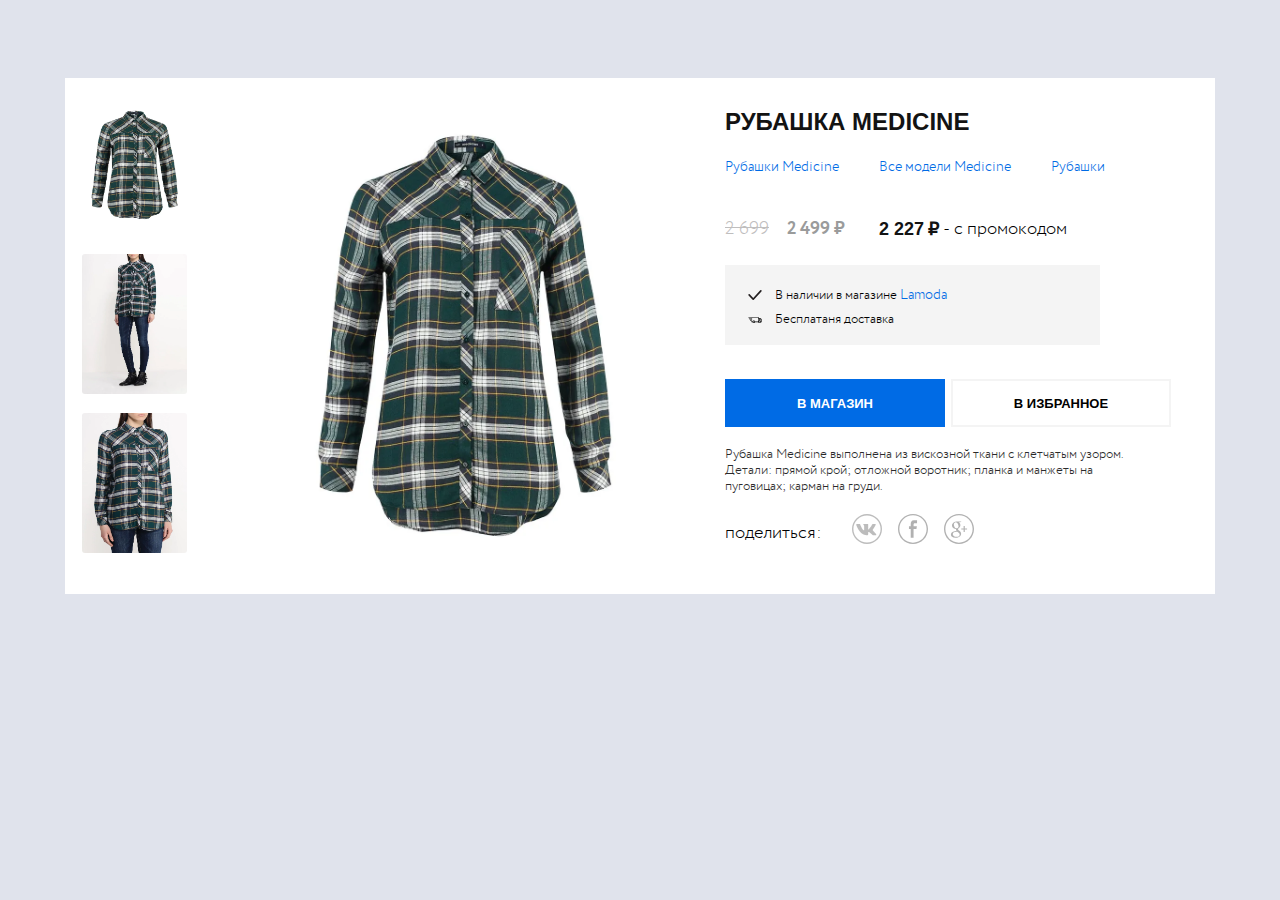
<file: shirt/index.html>
<!doctype html>
<html lang="en">
<head>
  <meta charset="UTF-8">
  <meta http-equiv="X-UA-Compatible" content="IE=edge">
  <meta name="viewport" content="width=device-width, initial-scale=1">
  <title>Trial assignments</title>
  <link rel="stylesheet" href="css/main.css">
</head>
<body>
<div class="container">
  <div class="product">
    <!--    Gallary    -->
    <div class="product_gallery">
      <img id="image3" onmousemove="changeImage()" onmouseleave="leave()" class="product_gallery-obj" src="img/image/main.png">
      <img id="image1" onmousemove="changeImage()" onmouseleave="leave()" class="product_gallery-obj" src="img/image/full.png">
      <img id="image2" onmousemove="changeImage()" onmouseleave="leave()" class="product_gallery-obj" src="img/image/normal.png">
    </div>
    <div class="product_showing">
      <img id="image0" class="product_main" src="img/image/main.png">
    </div>
    <!--    Description    -->
    <div class="product_description">
    <h2 class="product_title">Рубашка medicine</h2>
    <div class="product_categories">
      <a href="#">Рубашки Medicine</a>
      <a href="#">Все модели Medicine</a>
      <a href="#">Рубашки</a>
    </div>
    <div class="product_price">
      <div class="product_old-price">2 699</div>
      <div class="product_current-price currency">2 499</div>
      <div class="product_promo-price currency">2 227</div>
      <div class="product_text-price">- с промокодом</div>
    </div>
    <div class="product_info">
      <div class="product_info-advantage">
        <img class="icon_mini" src="./img/icon/checkmark.svg">
        <div class="product_info-point"> В наличии в магазине <a href="https://www.lamoda.ru/p/me024ewghl35/clothes-medicine-rubashka/" target="_blank">Lamoda</a></div>
      </div>
      <div class="product_info-advantage">
        <img class="icon_mini" src="./img/icon/business.svg">
        <div class="product_info-point">Бесплатаня доставка</div>
      </div>
    </div>
    <div class="product_btn">
      <button class="btn btn--blue">В магазин</button>
      <button class="btn">В избранное</button>
    </div>
    <div class="product_text">
      <p>Рубашка Medicine выполнена из вискозной ткани с клетчатым узором.<br>Детали: прямой крой; отложной воротник; планка и манжеты на пуговицах; карман на груди.</p>
    </div>
    <div class="product_forwarding">
      <div class="product_forwarding-title">Поделиться:</div>
      <div class="product_forwarding-list">
        <a class="ico" href="#" target="_blank"><img class="icon" src="./img/icon/vk_icon.svg" alt="vk"></a>
        <a class="ico" href="#" target="_blank"><img class="icon" src="./img/icon/facebook_icon.svg" alt="facebook"></a>
        <a href="#" target="_blank"><img class="icon" src="./img/icon/google_icon.svg" alt="google"></a>
      </div>
    </div>
  </div>
</div>
</div>

<script>
  function changeImage() {
    var iChose = event.target.id;
      document.getElementById("image0").src = document.getElementById(iChose).src ;
      return iChose;
  }
  function leave(){
    var onChose = changeImage();
    document.getElementById("image0").src = document.getElementById("image3").src ;
  }
</script>
</body>
</html>
</file>
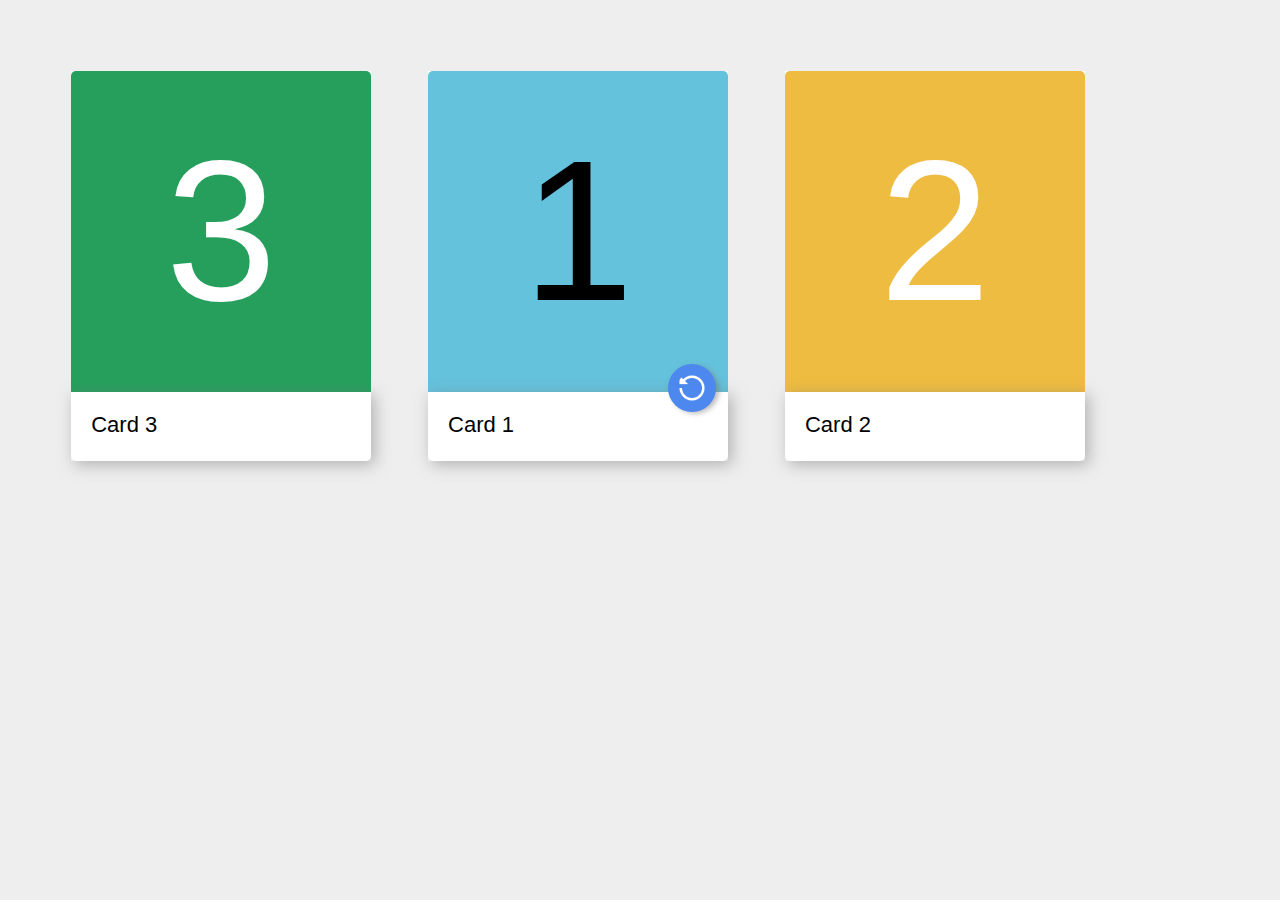
<file: cards.html>
<!DOCTYPE html>
<html lang="en">
<head>
    <meta charset="UTF-8">
    <title>Cards</title>
    <style>
        body{
            background-color: #EEEEEE;
            font-family: Arial, serif;
        }
        .main{
            display: flex;
            padding: 5%;
        }
        .container {
            position: relative;
            display: flex;
            flex-direction: column;
            width: 300px;
            height: 390px;
            background-color: #FFFFFF;
            margin-right: 5%;
        }
        .block_top {
            flex: 3.2;
            background-color: #269f5d;
            text-align: center;
            font-size: 200px;
            padding-top: 15%;
            color: white;
            border-radius: 5px 5px 0 0;
        }
        .block_bottom {
            flex: 0.8;
            background-color: #FFFFFF;
            box-shadow: 0.2em 0.2em 15px rgba(122,122,122,0.5);
            border-radius: 0 0 5px 5px;
        }
        .content{
            padding: 20px;
            font-size: 22px;
        }
        .re{
            position: absolute;
            width: 30px;
            height: 30px;
            padding: 3%;
            top: 75%;
            left: 80%;
            background-color: #4d88ef;
            border-radius: 50%;
            box-shadow: 0.2em 0.1em 5px rgba(122,122,122,0.5);
        }
    </style>
</head>
<body>
<div class="main">
    <div class="container">
        <div class="block_top">3</div>
        <div class="block_bottom">
            <div class="content">Card 3</div>
        </div>
    </div>

    <div class="container">
        <div><img class="re" src="unnamed.png"></div>
        <div class="block_top" style="background-color: #65c2dc;  color: black">1</div>
        <div class="block_bottom">
            <div class="content">Card 1</div>
        </div>

    </div>
    <div class="container">
        <div class="block_top" style="background-color: #eebc40;">2</div>
        <div class="block_bottom">
            <div class="content">Card 2</div>
        </div>
    </div>
</div>

</body>
</html>
</file>
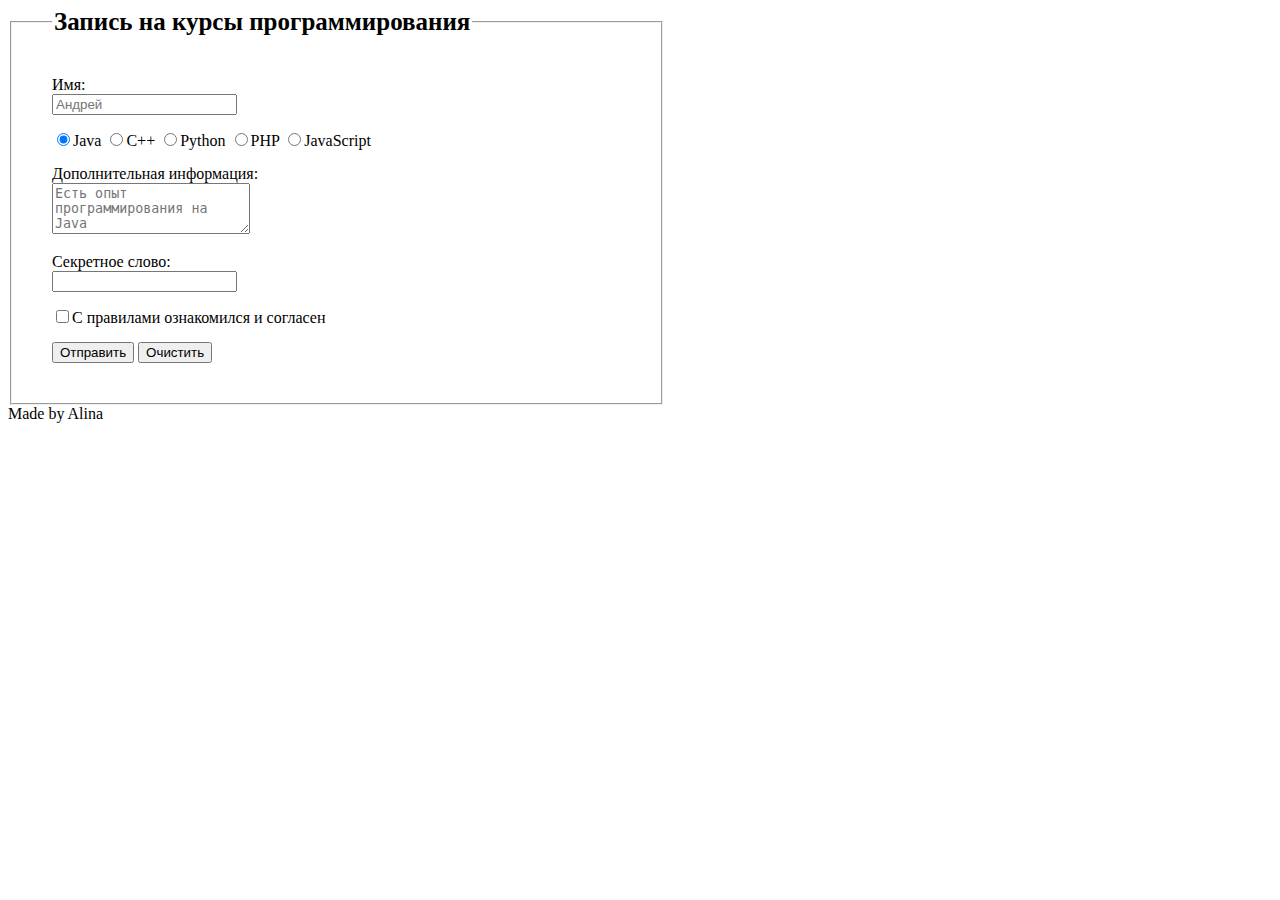
<file: form.html>
<!DOCTYPE html>
<html lang="ru">
<head>
    <meta charset="UTF-8">
    <title>Форма</title>
    <style>
        legend{
            font-size: 25px;
            font-weight: bold;
        }
        fieldset{
            width: 45%;
            padding: 40px;
        }
        .space{
            padding-top: 15px;
        }
    </style>
</head>
<body>
<form action="">
    <fieldset>
        <legend>Запись на курсы программирования</legend>
        <div>Имя:</div>
        <input id="name" type="text" name="name" autocomplete="off" placeholder="Андрей" required><br>
        <div class="space">
            <label for="Java"><input id = "Java" name="checkbox" type="radio" checked>Java</label>
            <label for="C"><input id = "C" name="checkbox"  type="radio">C++</label>
            <label for="python"><input id = "python" name="checkbox"  type="radio">Python</label>
            <label for="php"><input id = "php" name="checkbox"  type="radio">PHP</label>
            <label for="js"><input id = "js" name="checkbox"  type="radio">JavaScript</label>
        </div>
        <div class="space">Дополнительная информация:</div>
        <textarea rows="3" cols="22" placeholder="Есть опыт программирования на Java" required></textarea>
        <div class="space">Секретное слово:</div>
        <input id="pas" name="pas" type="password" required><br>
        <div class="space"><label><input type="checkbox" required name="approval">С правилами ознакомился и согласен</label></div>
        <div class="space">
            <input type = "submit" value = "Отправить">
            <input type = "reset" value = "Очистить">
        </div>
    </fieldset>
    <div>Made by Alina</div>
</form>
</body>
</html>
</file>
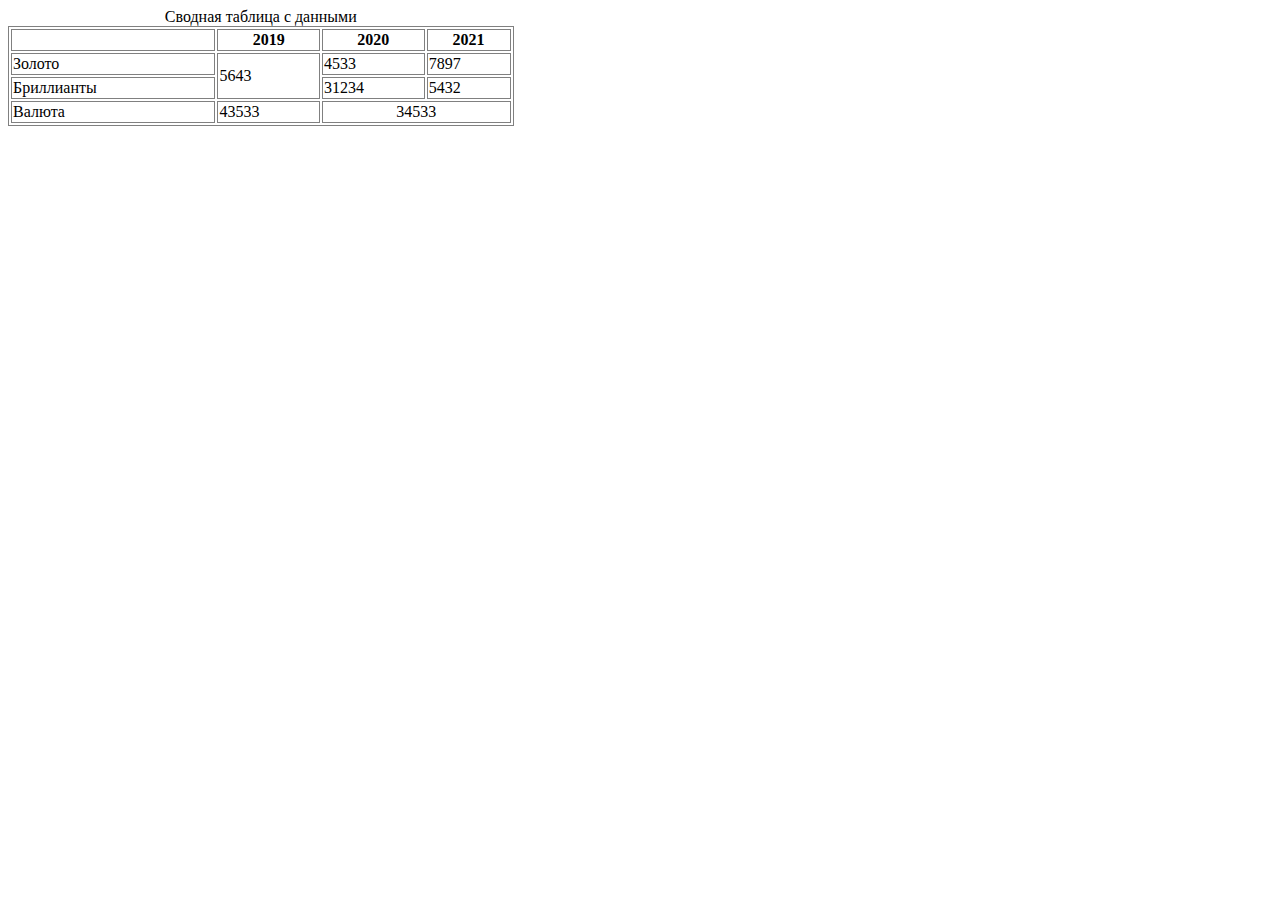
<file: table.html>
<!DOCTYPE html>
<html lang="ru">
<head>
    <meta charset="UTF-8">
    <title>Таблица</title>
    <style>
        table, th, td {
            border: 1px solid grey;
        }
    </style>
</head>
<body>
<table width="40%">
    <caption>Сводная таблица с данными</caption>
    <thead>
        <tr>
            <th></th>
            <th>2019</th>
            <th>2020</th>
            <th>2021</th>
        </tr>
    </thead>
    <tbody>
        <tr>
            <td>Золото</td>
            <td rowspan="2">5643</td>
            <td>4533</td>
            <td>7897</td>
        </tr>
        <tr>
            <td>Бриллианты</td>
            <td>31234</td>
            <td>5432</td>
        </tr>
        <tr>
            <td>Валюта</td>
            <td>43533</td>
            <td colspan="2" align = "center">34533</td>
        </tr>
    </tbody>
</table>
</body>
</html>
</file>
<file: shirt/css/main.css>
@font-face{
  font-family: "Circe";
  src: url("../fonts/circe/circe_300.woff");
  font-weight: 300;
}
@font-face{
  font-family: "Circe";
  font-weight: 700;
  src: url("../fonts/circe/circe_700.svg");

}
@font-face{
  font-family: "Circe";
  font-weight: 600;
  src: url("../fonts/circe/circe_600.woff");
}

body {
  font: 1.65rem/1.2 Circe, sans-serif;
  /*font-weight: 300;*/
  background-color: #e0e3ec;
}
.container{
  max-width: 1150px;
  padding: 70px 0 70px 0;
  margin: 0 auto;
}

.product{
  display: flex;
  height: 516px;
  background-color: white;
  /*border: 2px solid #4e5156;*/
  /*justify-content: space-between;*/
}
.product_gallery{
  margin: 0 15px;
}
.product_gallery-obj{
  display: flex;
  flex-direction: column;
  height: 140px;
  width: 105px;
  margin-top: 15px;
  border: 2px solid #ffffff;
  border-radius: 5px;
}
.product_gallery-obj:hover{
  border: 2px solid rgba(222, 222, 222, 0.7);
  border-radius: 5px;
}
.product_showing{
  display: flex;
  margin-left: auto;
}
.product_main{
  display: flex;
  max-width: 100%;
  max-height: 100%;
}
.product_description{
  display: block;
  /*background-color: aqua;*/
  width: 490px;
  /*height: 516px;*/
  margin-left: auto;
  flex-direction: column;
  /*font-family: "Circe";*/
}
.product-showing{
  display: flex;
  width: 600px;
  background-color: aliceblue;
}
.product_title{
  text-transform: uppercase;
  font-size: 24px;
  font-weight: 700;
  color: #131313;
  margin: 30px 0 0 0;
}
.product_categories{
  margin-top: 22px;
  display: flex;
  /*justify-content: space-around;*/
}
a{
  color: #006be5;
  padding-right: 40px;
  font-weight: 300;
  font-size: 14px;
  /*line-height:48px;*/
  /*letter-spacing: .2rem;*/
  text-decoration: none;
  height: 20px;
}
.product_price{
  display: flex;
  margin-top: 40px;
  font-size: 18px;
}
.product_old-price{
  margin: 0 18px 0 0;
  text-decoration: line-through;
  color: #bfbebe;
  font-weight: 300;
}
.product_current-price{
  margin: 0 30px 0 0;
  font-weight: 600;
  color: #9a9b9b;
}
.currency::after{
  content: "₽";
  padding: 4px;
}
.product_promo-price{
  font-weight: 700;
  color: #131313;
}
.product_text-price{
  display: flex;
  justify-content: center;
  flex-direction: column;
  font-size: 18px;
}
.btn{
  display: inline-block;
  margin-top: 34px;
  text-transform: uppercase;
  font-weight: 700;
  height: 48px;
  min-width: 220px;
  font-size: 13px;
  border: 2px solid #f4f4f4;
  padding: 15px;
  background-color: white;
  cursor: pointer;
}
.btn:hover{
  background-color: #f4f4f4;
}
.btn--blue{
  background-color: #006be5;
  border-color: #006be5;
  color: white;
}
.btn--blue:hover{
  background-color: #025bce;
  border-color: #025bce;

}
.product_text{
  margin-top: 20px;
  font-size: 13px;
  font-weight: 300;
  color: #2a2a2a;
  max-width: 420px;
}
.product_forwarding{
  margin-top: 20px;
  text-transform: lowercase;
}
.icon_mini{
  width: 20px;
  height: 20px;
  margin-right: 10px;
}
.product_info-point{
  padding-top: 2px;
}
.product_info-advantage{
  display: flex;
  flex-direction: row;
  margin-top: 5px;
}
.product_info{
  display: block;
  flex-direction: row;
  margin-top: 25px;
  font-size: 13px;
  max-width: 335px;
  padding: 15px 20px;
  background-color: #f4f4f4;
}
.product_forwarding{
  display: flex;
  flex-direction: row;
}
.product_forwarding-title{
  display: flex;
  justify-content: center;
  flex-direction: column;
  margin-right: 30px;
  font-size: 18px;
}
.product_forwarding-list{
  justify-content: center;

}
.icon{
  height: 30px;
  width: 30px;
  opacity: .3;
  padding: 0;
}
.ico{
  padding: 0;
  margin-right: 10px;
}
</file>
